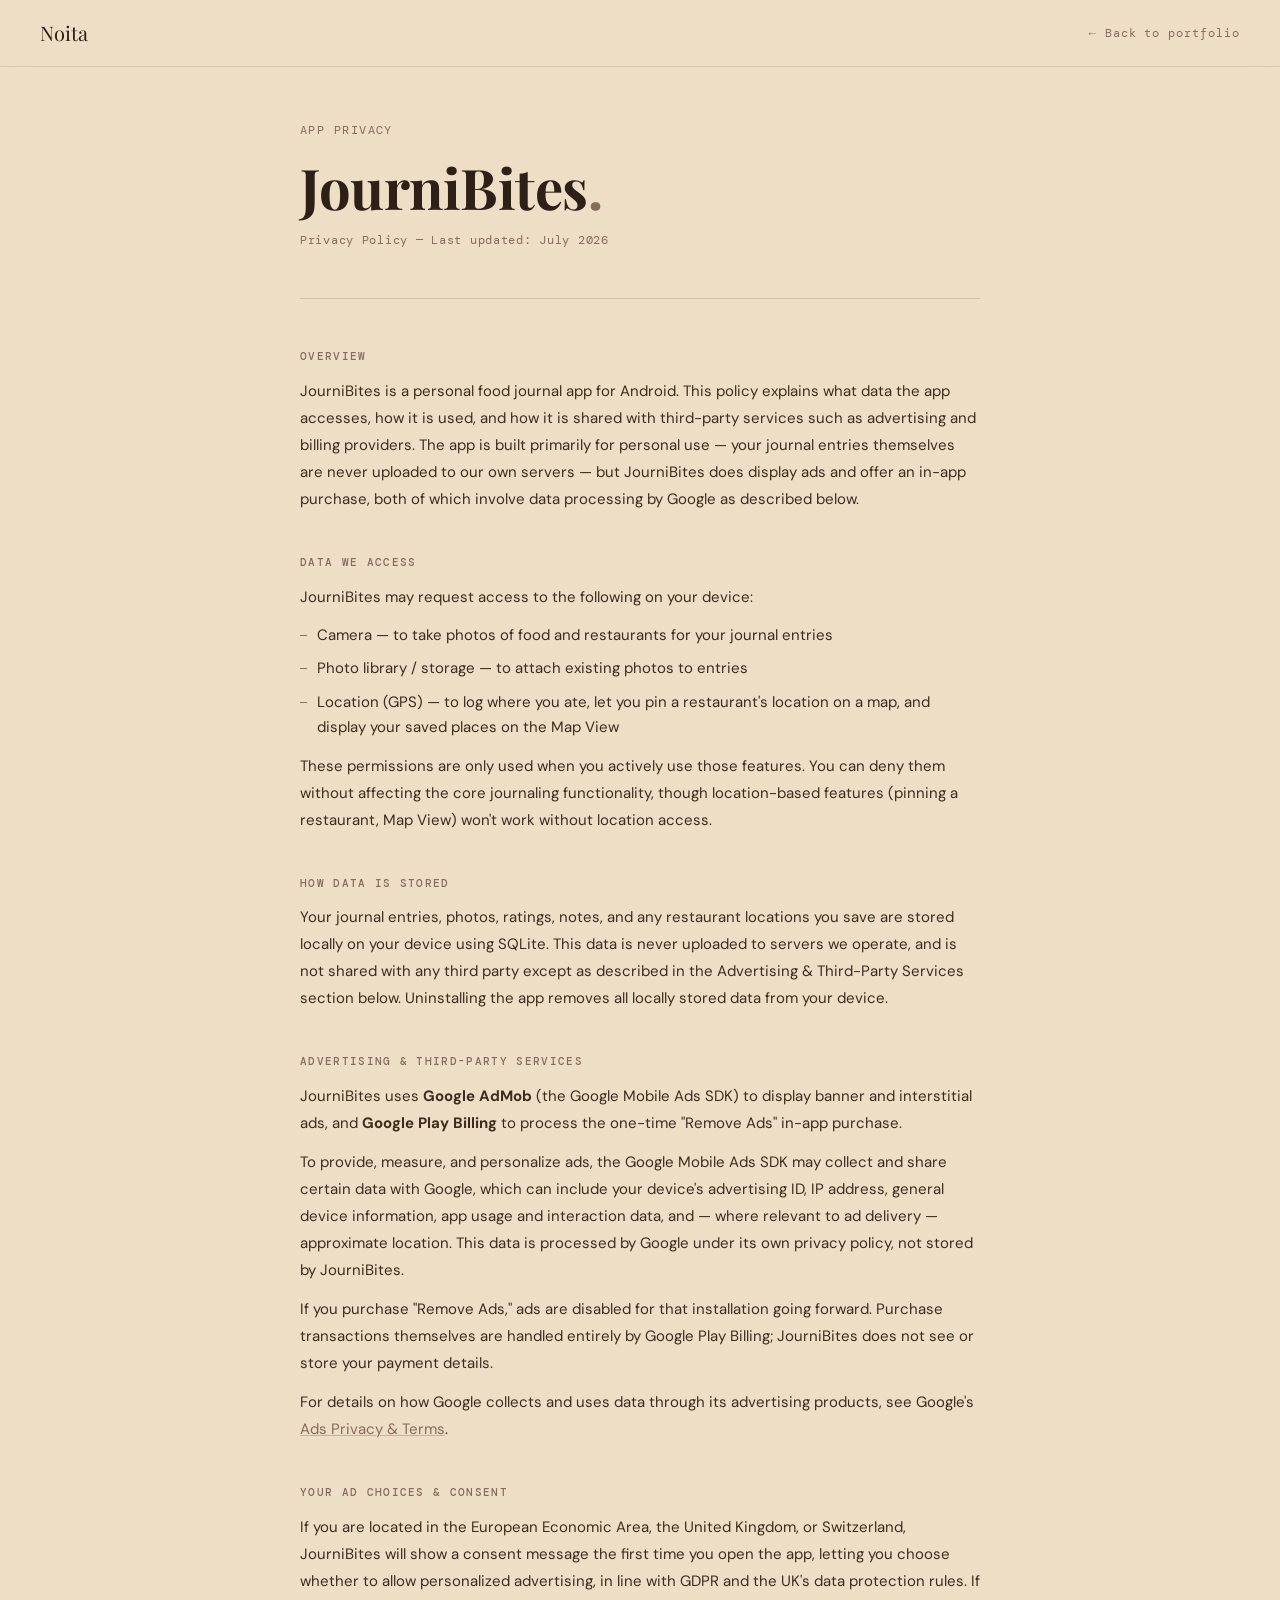
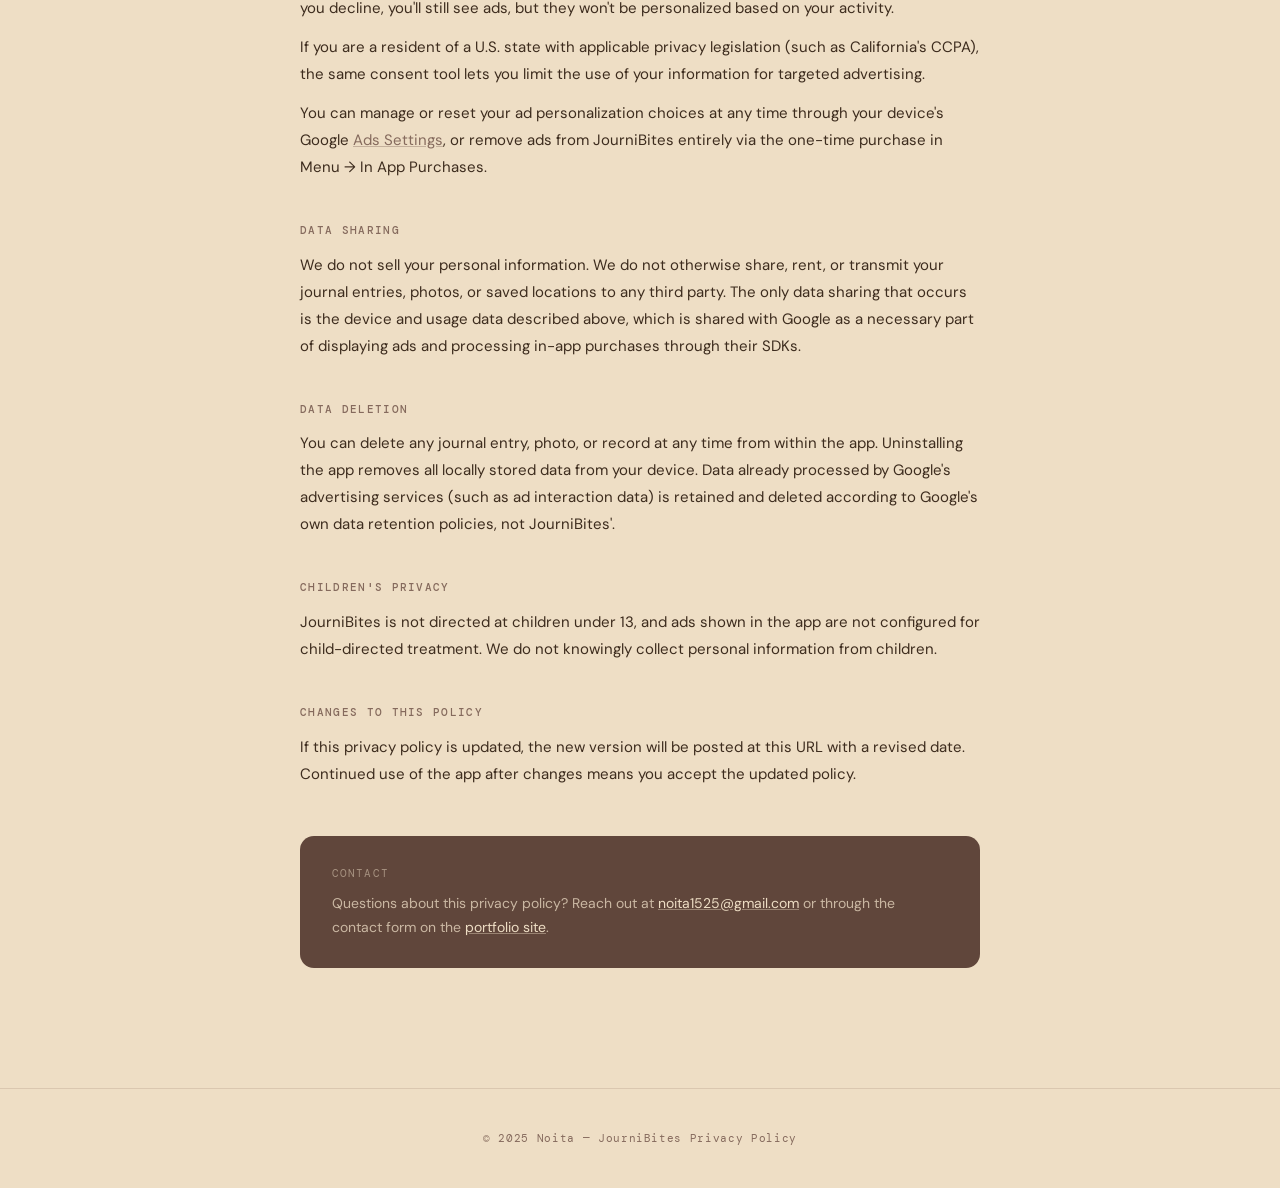
<file: privacy.html>
<!DOCTYPE html>
<html lang="en">
<head>
  <meta charset="UTF-8" />
  <meta name="viewport" content="width=device-width, initial-scale=1.0" />
  <title>JourniBites — Privacy Policy</title>
  <link rel="preconnect" href="https://fonts.googleapis.com" />
  <link rel="preconnect" href="https://fonts.gstatic.com" crossorigin />
  <link href="https://fonts.googleapis.com/css2?family=Playfair+Display:wght@700&family=DM+Sans:wght@300;400;500&family=DM+Mono:wght@400;500&display=swap" rel="stylesheet" />
  <style>
    *, *::before, *::after { box-sizing: border-box; margin: 0; padding: 0; }

    body {
      background-color: #eedec5;
      color: #2e2016;
      font-family: "DM Sans", sans-serif;
      font-weight: 400;
      line-height: 1.7;
      min-height: 100vh;
    }

    /* ── Nav ── */
    nav {
      position: fixed;
      top: 0; left: 0; right: 0;
      background: rgba(238, 222, 197, 0.85);
      backdrop-filter: blur(12px);
      -webkit-backdrop-filter: blur(12px);
      border-bottom: 1px solid rgba(133, 106, 93, 0.2);
      padding: 16px 40px;
      display: flex;
      align-items: center;
      justify-content: space-between;
      z-index: 100;
    }

    .nav-brand {
      font-family: "Playfair Display", serif;
      font-size: 20px;
      color: #2e2016;
      text-decoration: none;
    }

    .nav-back {
      font-family: "DM Mono", monospace;
      font-size: 12px;
      letter-spacing: 0.08em;
      color: #856a5d;
      text-decoration: none;
      display: flex;
      align-items: center;
      gap: 6px;
      transition: color 0.2s;
    }

    .nav-back:hover { color: #2e2016; }

    /* ── Main ── */
    main {
      max-width: 760px;
      margin: 0 auto;
      padding: 120px 40px 80px;
    }

    /* ── Header ── */
    .page-eyebrow {
      font-family: "DM Mono", monospace;
      font-size: 12px;
      letter-spacing: 0.12em;
      color: #856a5d;
      text-transform: uppercase;
      margin-bottom: 16px;
    }

    .page-title {
      font-family: "Playfair Display", serif;
      font-size: clamp(36px, 6vw, 56px);
      font-weight: 700;
      color: #2e2016;
      line-height: 1.1;
      letter-spacing: -0.5px;
      margin-bottom: 12px;
    }

    .page-title span { color: #856a5d; }

    .page-meta {
      font-family: "DM Mono", monospace;
      font-size: 12px;
      color: #856a5d;
      letter-spacing: 0.06em;
      margin-bottom: 48px;
    }

    .divider {
      height: 1px;
      background: rgba(133, 106, 93, 0.25);
      margin-bottom: 48px;
    }

    /* ── Sections ── */
    .policy-section {
      margin-bottom: 40px;
    }

    .policy-section h2 {
      font-family: "DM Mono", monospace;
      font-size: 11px;
      letter-spacing: 0.12em;
      text-transform: uppercase;
      color: #856a5d;
      margin-bottom: 12px;
      font-weight: 500;
    }

    .policy-section p {
      font-size: 15px;
      color: #3d2c1e;
      line-height: 1.8;
      margin-bottom: 12px;
    }

    .policy-section ul {
      list-style: none;
      display: flex;
      flex-direction: column;
      gap: 8px;
      margin-bottom: 12px;
    }

    .policy-section ul li {
      font-size: 15px;
      color: #3d2c1e;
      display: flex;
      align-items: flex-start;
      gap: 10px;
    }

    .policy-section ul li::before {
      content: "—";
      color: #856a5d;
      font-family: "DM Mono", monospace;
      font-size: 12px;
      flex-shrink: 0;
      margin-top: 3px;
    }

    .policy-section a {
      color: #856a5d;
      text-decoration: underline;
      text-decoration-color: rgba(133, 106, 93, 0.4);
    }

    .policy-section a:hover {
      text-decoration-color: #856a5d;
    }

    /* ── Contact card ── */
    .contact-card {
      background: #60463b;
      border-radius: 14px;
      padding: 28px 32px;
      margin-top: 48px;
    }

    .contact-card p {
      font-size: 14px;
      color: rgba(238, 222, 197, 0.75);
      line-height: 1.7;
    }

    .contact-card a {
      color: #eedec5;
      text-decoration: underline;
      text-decoration-color: rgba(238, 222, 197, 0.4);
      transition: text-decoration-color 0.2s;
    }

    .contact-card a:hover {
      text-decoration-color: #eedec5;
    }

    .contact-card .contact-label {
      font-family: "DM Mono", monospace;
      font-size: 11px;
      letter-spacing: 0.1em;
      text-transform: uppercase;
      color: rgba(238, 222, 197, 0.5);
      margin-bottom: 10px;
    }

    /* ── Footer ── */
    footer {
      text-align: center;
      padding: 40px;
      font-family: "DM Mono", monospace;
      font-size: 11px;
      color: #856a5d;
      letter-spacing: 0.06em;
      border-top: 1px solid rgba(133, 106, 93, 0.2);
      margin-top: 40px;
    }

    /* ── Responsive ── */
    @media (max-width: 600px) {
      nav { padding: 14px 20px; }
      main { padding: 100px 20px 60px; }
      .contact-card { padding: 20px; }
    }
  </style>
</head>
<body>

  <nav>
    <a href="index.html" class="nav-brand">Noita</a>
    <a href="index.html" class="nav-back">← Back to portfolio</a>
  </nav>

  <main>
    <p class="page-eyebrow">App Privacy</p>
    <h1 class="page-title">JourniBites<span>.</span></h1>
    <p class="page-meta">Privacy Policy — Last updated: July 2026</p>

    <div class="divider"></div>

    <div class="policy-section">
      <h2>Overview</h2>
      <p>JourniBites is a personal food journal app for Android. This policy explains what data the app accesses, how it is used, and how it is shared with third-party services such as advertising and billing providers. The app is built primarily for personal use — your journal entries themselves are never uploaded to our own servers — but JourniBites does display ads and offer an in-app purchase, both of which involve data processing by Google as described below.</p>
    </div>

    <div class="policy-section">
      <h2>Data We Access</h2>
      <p>JourniBites may request access to the following on your device:</p>
      <ul>
        <li>Camera — to take photos of food and restaurants for your journal entries</li>
        <li>Photo library / storage — to attach existing photos to entries</li>
        <li>Location (GPS) — to log where you ate, let you pin a restaurant's location on a map, and display your saved places on the Map View</li>
      </ul>
      <p>These permissions are only used when you actively use those features. You can deny them without affecting the core journaling functionality, though location-based features (pinning a restaurant, Map View) won't work without location access.</p>
    </div>

    <div class="policy-section">
      <h2>How Data Is Stored</h2>
      <p>Your journal entries, photos, ratings, notes, and any restaurant locations you save are stored locally on your device using SQLite. This data is never uploaded to servers we operate, and is not shared with any third party except as described in the Advertising & Third-Party Services section below. Uninstalling the app removes all locally stored data from your device.</p>
    </div>

    <div class="policy-section">
      <h2>Advertising & Third-Party Services</h2>
      <p>JourniBites uses <strong>Google AdMob</strong> (the Google Mobile Ads SDK) to display banner and interstitial ads, and <strong>Google Play Billing</strong> to process the one-time "Remove Ads" in-app purchase.</p>
      <p>To provide, measure, and personalize ads, the Google Mobile Ads SDK may collect and share certain data with Google, which can include your device's advertising ID, IP address, general device information, app usage and interaction data, and — where relevant to ad delivery — approximate location. This data is processed by Google under its own privacy policy, not stored by JourniBites.</p>
      <p>If you purchase "Remove Ads," ads are disabled for that installation going forward. Purchase transactions themselves are handled entirely by Google Play Billing; JourniBites does not see or store your payment details.</p>
      <p>For details on how Google collects and uses data through its advertising products, see Google's <a href="https://policies.google.com/technologies/ads" target="_blank" rel="noopener">Ads Privacy & Terms</a>.</p>
    </div>

    <div class="policy-section">
      <h2>Your Ad Choices & Consent</h2>
      <p>If you are located in the European Economic Area, the United Kingdom, or Switzerland, JourniBites will show a consent message the first time you open the app, letting you choose whether to allow personalized advertising, in line with GDPR and the UK's data protection rules. If you decline, you'll still see ads, but they won't be personalized based on your activity.</p>
      <p>If you are a resident of a U.S. state with applicable privacy legislation (such as California's CCPA), the same consent tool lets you limit the use of your information for targeted advertising.</p>
      <p>You can manage or reset your ad personalization choices at any time through your device's Google <a href="https://adssettings.google.com" target="_blank" rel="noopener">Ads Settings</a>, or remove ads from JourniBites entirely via the one-time purchase in Menu → In App Purchases.</p>
    </div>

    <div class="policy-section">
      <h2>Data Sharing</h2>
      <p>We do not sell your personal information. We do not otherwise share, rent, or transmit your journal entries, photos, or saved locations to any third party. The only data sharing that occurs is the device and usage data described above, which is shared with Google as a necessary part of displaying ads and processing in-app purchases through their SDKs.</p>
    </div>

    <div class="policy-section">
      <h2>Data Deletion</h2>
      <p>You can delete any journal entry, photo, or record at any time from within the app. Uninstalling the app removes all locally stored data from your device. Data already processed by Google's advertising services (such as ad interaction data) is retained and deleted according to Google's own data retention policies, not JourniBites'.</p>
    </div>

    <div class="policy-section">
      <h2>Children's Privacy</h2>
      <p>JourniBites is not directed at children under 13, and ads shown in the app are not configured for child-directed treatment. We do not knowingly collect personal information from children.</p>
    </div>

    <div class="policy-section">
      <h2>Changes to This Policy</h2>
      <p>If this privacy policy is updated, the new version will be posted at this URL with a revised date. Continued use of the app after changes means you accept the updated policy.</p>
    </div>

    <div class="contact-card">
      <p class="contact-label">Contact</p>
      <p>Questions about this privacy policy? Reach out at <a href="mailto:noita1525@gmail.com">noita1525@gmail.com</a> or through the contact form on the <a href="index.html">portfolio site</a>.</p>
    </div>
  </main>

  <footer>
    © 2025 Noita — JourniBites Privacy Policy
  </footer>

</body>
</html>
</file>
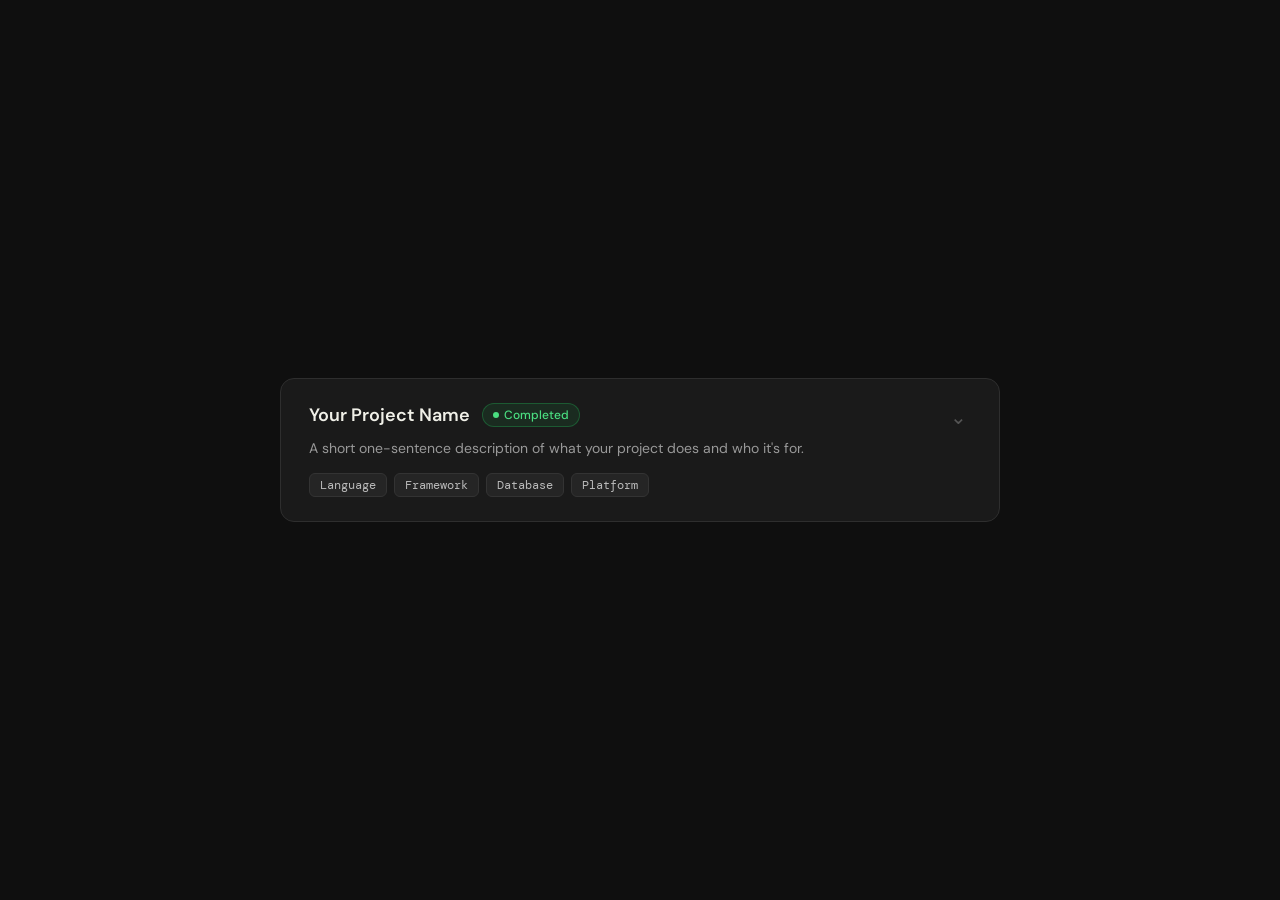
<file: project-card.html>
<!DOCTYPE html>
<html lang="en">
<head>
  <meta charset="UTF-8" />
  <meta name="viewport" content="width=device-width, initial-scale=1.0" />
  <title>Project Card Template</title>
  <link href="https://fonts.googleapis.com/css2?family=DM+Sans:wght@400;500;600&family=DM+Mono:wght@400;500&display=swap" rel="stylesheet" />
  <style>
    *, *::before, *::after { box-sizing: border-box; margin: 0; padding: 0; }

    body {
      font-family: 'DM Sans', sans-serif;
      background: #0f0f0f;
      color: #e8e8e0;
      min-height: 100vh;
      display: flex;
      align-items: center;
      justify-content: center;
      padding: 40px 20px;
    }

    /* ── Card ── */
    .card {
      width: 100%;
      max-width: 720px;
      background: #1a1a1a;
      border: 1px solid #2e2e2e;
      border-radius: 14px;
      overflow: hidden;
    }

    /* ── Card Header ── */
    .card-header {
      display: flex;
      align-items: flex-start;
      justify-content: space-between;
      padding: 24px 28px;
      cursor: pointer;
      user-select: none;
      gap: 16px;
    }

    .card-header:hover { background: #1e1e1e; }

    .card-header-left { flex: 1; }

    .card-title-row {
      display: flex;
      align-items: center;
      gap: 12px;
      flex-wrap: wrap;
      margin-bottom: 10px;
    }

    .card-title {
      font-size: 18px;
      font-weight: 600;
      color: #f0f0e8;
    }

    .badge {
      display: inline-flex;
      align-items: center;
      gap: 5px;
      font-size: 12px;
      font-weight: 500;
      padding: 3px 10px;
      border-radius: 20px;
      border: 1px solid;
    }

    /* Status badge variants — change class on .badge */
    .badge-completed {
      background: rgba(34, 197, 94, 0.1);
      border-color: rgba(34, 197, 94, 0.3);
      color: #4ade80;
    }
    .badge-in-progress {
      background: rgba(251, 191, 36, 0.1);
      border-color: rgba(251, 191, 36, 0.3);
      color: #fbbf24;
    }
    .badge-planned {
      background: rgba(148, 163, 184, 0.1);
      border-color: rgba(148, 163, 184, 0.3);
      color: #94a3b8;
    }

    .badge-dot {
      width: 6px;
      height: 6px;
      border-radius: 50%;
      background: currentColor;
    }

    .card-description {
      font-size: 14px;
      color: #999;
      line-height: 1.6;
      margin-bottom: 14px;
    }

    .tags {
      display: flex;
      flex-wrap: wrap;
      gap: 7px;
    }

    .tag {
      font-size: 12px;
      font-family: 'DM Mono', monospace;
      background: #252525;
      border: 1px solid #333;
      color: #bbb;
      padding: 3px 10px;
      border-radius: 6px;
    }

    .toggle-btn {
      background: none;
      border: none;
      color: #555;
      font-size: 20px;
      cursor: pointer;
      padding: 4px;
      line-height: 1;
      transition: color 0.2s, transform 0.3s;
      flex-shrink: 0;
    }

    .card.open .toggle-btn { transform: rotate(180deg); color: #888; }

    /* ── Card Body ── */
    .card-body {
      display: none;
      border-top: 1px solid #2a2a2a;
    }

    .card.open .card-body { display: block; }

    /* ── Sections ── */
    .section {
      padding: 24px 28px;
      border-bottom: 1px solid #222;
    }

    .section:last-child { border-bottom: none; }

    .section-label {
      font-size: 10px;
      font-weight: 600;
      letter-spacing: 0.12em;
      text-transform: uppercase;
      color: #555;
      margin-bottom: 10px;
      font-family: 'DM Mono', monospace;
    }

    .section-text {
      font-size: 14px;
      color: #bbb;
      line-height: 1.7;
    }

    /* ── Features Grid ── */
    .features-grid {
      display: grid;
      grid-template-columns: 1fr 1fr;
      gap: 10px;
      margin-top: 14px;
    }

    .feature-card {
      background: #222;
      border: 1px solid #2e2e2e;
      border-radius: 8px;
      padding: 14px 16px;
    }

    .feature-icon {
      font-size: 18px;
      margin-bottom: 6px;
    }

    .feature-title {
      font-size: 13px;
      font-weight: 600;
      color: #e0e0d8;
      margin-bottom: 4px;
    }

    .feature-desc {
      font-size: 12px;
      color: #777;
      line-height: 1.5;
    }

    /* ── Stats Row ── */
    .stats-row {
      display: grid;
      grid-template-columns: repeat(3, 1fr);
      gap: 10px;
      margin-top: 14px;
    }

    .stat-card {
      background: #222;
      border: 1px solid #2e2e2e;
      border-radius: 8px;
      padding: 16px;
    }

    .stat-value {
      font-size: 26px;
      font-weight: 600;
      color: #f0f0e8;
      line-height: 1;
      margin-bottom: 6px;
    }

    .stat-label {
      font-size: 11px;
      color: #666;
      line-height: 1.4;
    }

    .outcome-text {
      font-size: 13px;
      color: #888;
      line-height: 1.7;
      margin-top: 14px;
      font-style: italic;
    }

    /* ── Responsive ── */
    @media (max-width: 500px) {
      .features-grid { grid-template-columns: 1fr; }
      .stats-row { grid-template-columns: 1fr 1fr; }
      .card-header { padding: 18px 18px; }
      .section { padding: 18px 18px; }
    }
  </style>
</head>
<body>

  <div class="card" id="projectCard">

    <!-- ── HEADER (always visible) ── -->
    <div class="card-header" onclick="toggleCard()">
      <div class="card-header-left">
        <div class="card-title-row">

          <!-- Project name -->
          <span class="card-title">Your Project Name</span>

          <!-- Status badge: swap class to badge-completed / badge-in-progress / badge-planned -->
          <span class="badge badge-completed">
            <span class="badge-dot"></span>
            Completed
          </span>

        </div>

        <!-- Short one-liner description -->
        <p class="card-description">
          A short one-sentence description of what your project does and who it's for.
        </p>

        <!-- Tech stack tags -->
        <div class="tags">
          <span class="tag">Language</span>
          <span class="tag">Framework</span>
          <span class="tag">Database</span>
          <span class="tag">Platform</span>
        </div>
      </div>

      <button class="toggle-btn" aria-label="Toggle details">&#8964;</button>
    </div>

    <!-- ── BODY (shown when expanded) ── -->
    <div class="card-body">

      <!-- THE PROBLEM -->
      <div class="section">
        <p class="section-label">The Problem</p>
        <p class="section-text">
          Describe the problem or gap your project addresses. Why did this need to be built?
          What was missing or broken before your solution existed?
        </p>
      </div>

      <!-- WHAT WAS BUILT -->
      <div class="section">
        <p class="section-label">What Was Built</p>
        <p class="section-text">
          Describe the solution in one or two sentences. What type of app is it?
          What's the core approach or architecture?
        </p>

        <!-- Feature cards — add or remove as needed -->
        <div class="features-grid">

          <div class="feature-card">
            <div class="feature-icon">🏠</div>
            <div class="feature-title">Feature One</div>
            <div class="feature-desc">Brief description of what this feature does.</div>
          </div>

          <div class="feature-card">
            <div class="feature-icon">📊</div>
            <div class="feature-title">Feature Two</div>
            <div class="feature-desc">Brief description of what this feature does.</div>
          </div>

          <div class="feature-card">
            <div class="feature-icon">👤</div>
            <div class="feature-title">Feature Three</div>
            <div class="feature-desc">Brief description of what this feature does.</div>
          </div>

          <div class="feature-card">
            <div class="feature-icon">📁</div>
            <div class="feature-title">Feature Four</div>
            <div class="feature-desc">Brief description of what this feature does.</div>
          </div>

        </div>
      </div>

      <!-- THE OUTCOME -->
      <div class="section">
        <p class="section-label">The Outcome</p>

        <!-- Stats — edit the numbers and labels -->
        <div class="stats-row">
          <div class="stat-card">
            <div class="stat-value">00</div>
            <div class="stat-label">stat label here</div>
          </div>
          <div class="stat-card">
            <div class="stat-value">00</div>
            <div class="stat-label">stat label here</div>
          </div>
          <div class="stat-card">
            <div class="stat-value">—</div>
            <div class="stat-label">stat label here</div>
          </div>
        </div>

        <!-- Closing summary sentence -->
        <p class="outcome-text">
          One or two sentences summarizing the impact or result of the project.
          What changed? What can users now do that they couldn't before?
        </p>
      </div>

    </div>
  </div>

  <script>
    function toggleCard() {
      document.getElementById('projectCard').classList.toggle('open');
    }
  </script>

</body>
</html>
</file>
